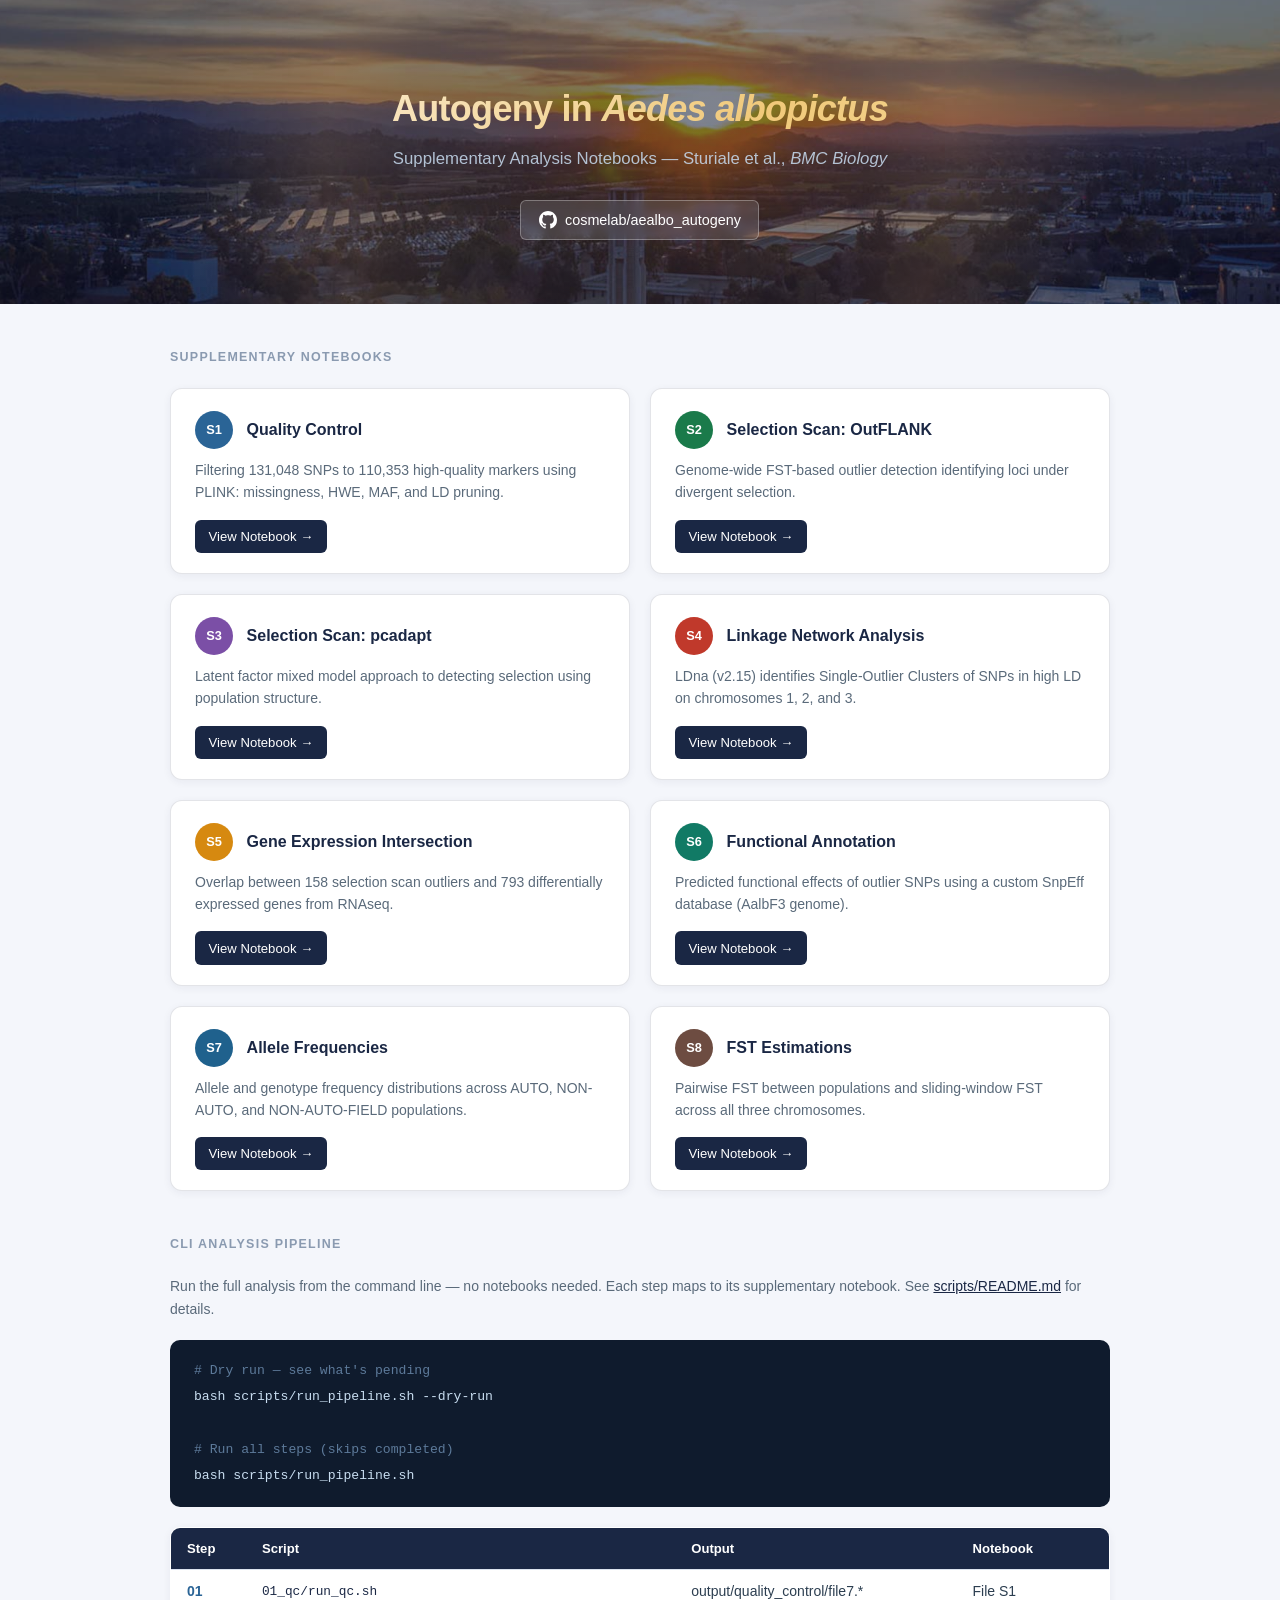
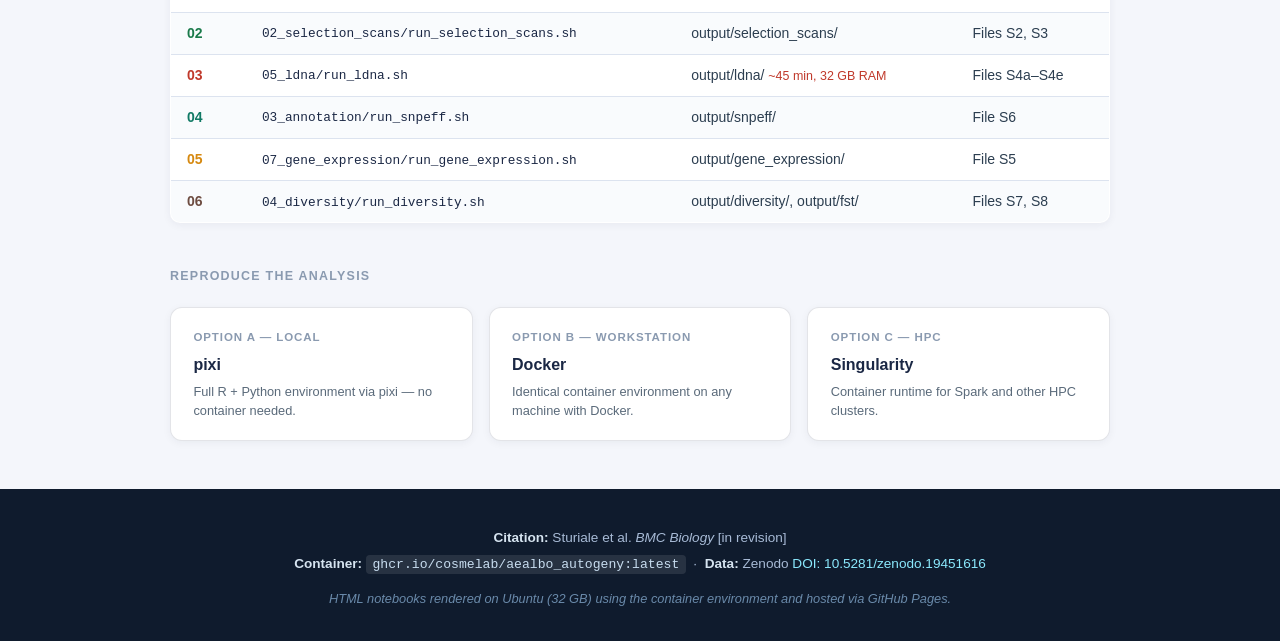
<file: docs/index.html>
<!DOCTYPE html>
<html lang="en">
<head>
  <meta charset="UTF-8">
  <meta name="viewport" content="width=device-width, initial-scale=1.0">
  <title>Autogeny in Aedes albopictus — Sturiale et al.</title>
  <style>
    /* Reset */
    *, *::before, *::after { box-sizing: border-box; margin: 0; padding: 0; }

    body {
      font-family: -apple-system, BlinkMacSystemFont, "Segoe UI", Roboto,
                   "Helvetica Neue", Arial, sans-serif;
      background: #f4f6fb;
      color: #2c3e50;
      line-height: 1.6;
    }

    /* ── Hero ───────────────────────────────────────────────────────── */
    .hero {
      position: relative;
      background: #0e1a33;
      color: #fff;
      padding: 5rem 2rem 4rem;
      text-align: center;
      overflow: hidden;
      isolation: isolate;
    }

    /* UCR sunset photo layer — Ken Burns parallax */
    .hero::before {
      content: '';
      position: absolute;
      inset: 0;
      background-image: url('images/ucr_sunset.jpg');
      background-size: cover;
      background-position: center;
      opacity: 0.45;
      z-index: -2;
      animation: enhanced-parallax 15s ease-in-out infinite alternate;
      transform: scale(1.1);
    }

    @keyframes enhanced-parallax {
      0%   { transform: scale(1.1)  translateY(0px);   background-position: center 35%; }
      50%  { transform: scale(1.15) translateY(-15px); background-position: center 50%; }
      100% { transform: scale(1.2)  translateY(-30px); background-position: center 65%; }
    }

    /* Sun-rays overlay */
    .hero::after {
      content: '';
      position: absolute;
      top: 50%;
      left: 50%;
      width: 120%;
      height: 120%;
      background: radial-gradient(circle at center,
        transparent 0%,
        rgba(255,184,108,0.08) 30%,
        rgba(255,184,108,0.15) 40%,
        transparent 60%);
      transform: translate(-50%, -50%);
      z-index: -1;
      animation: sun-rays 8s ease-in-out infinite;
    }

    @keyframes sun-rays {
      0%, 100% { opacity: 0.3; transform: translate(-50%,-50%) rotate(0deg)   scale(1);   }
      50%       { opacity: 0.6; transform: translate(-50%,-50%) rotate(180deg) scale(1.2); }
    }

    @media (max-width: 768px) {
      .hero::before {
        animation: mobile-zoom 10s ease-in-out infinite alternate !important;
      }
      @keyframes mobile-zoom {
        from { transform: scale(1); }
        to   { transform: scale(1.15); }
      }
    }

    /* Hero content above layers */
    .hero-content { position: relative; z-index: 1; }

    .hero h1 {
      font-size: 2.25rem;
      font-weight: 700;
      letter-spacing: -0.02em;
      margin-bottom: 0.5rem;
      /* gradient text */
      background: linear-gradient(135deg, #ffffff 0%, #f0c97a 60%, #f9e0a8 100%);
      -webkit-background-clip: text;
      -webkit-text-fill-color: transparent;
      background-clip: text;
      text-shadow: none;
    }
    .hero h1 em {
      font-style: italic;
      -webkit-text-fill-color: transparent;
    }
    .hero .subtitle {
      font-size: 1.05rem;
      color: rgba(200,220,240,0.85);
      margin-bottom: 1.75rem;
    }

    /* GitHub badge */
    .repo-badge {
      display: inline-flex;
      align-items: center;
      gap: 0.5rem;
      background: rgba(255,255,255,0.12);
      border: 1px solid rgba(255,255,255,0.3);
      color: #fff;
      text-decoration: none;
      padding: 0.45rem 1.1rem;
      border-radius: 6px;
      font-size: 0.9rem;
      transition: background 0.2s, border-color 0.2s;
      backdrop-filter: blur(4px);
    }
    .repo-badge:hover {
      background: rgba(255,255,255,0.22);
      border-color: rgba(255,255,255,0.5);
    }
    .repo-badge svg { width: 18px; height: 18px; fill: currentColor; }

    /* ── Main ───────────────────────────────────────────────────────── */
    main {
      max-width: 980px;
      margin: 2.75rem auto;
      padding: 0 1.25rem;
    }

    .section-label {
      font-size: 0.78rem;
      font-weight: 700;
      text-transform: uppercase;
      letter-spacing: 0.1em;
      color: #8a9ab0;
      margin-bottom: 1.25rem;
    }

    /* ── Floating cards ─────────────────────────────────────────────── */
    .notebook-grid {
      display: grid;
      grid-template-columns: repeat(2, 1fr);
      gap: 1.25rem;
    }
    @media (max-width: 640px) {
      .notebook-grid { grid-template-columns: 1fr; }
    }

    .card {
      background: #fff;
      border: 1px solid rgba(26,39,68,0.12);
      border-radius: 12px;
      padding: 1.4rem 1.5rem 1.25rem;
      display: flex;
      flex-direction: column;
      gap: 0.6rem;
      transition: all 0.3s ease;
      box-shadow: 0 2px 8px rgba(26,39,68,0.06);
    }
    .card:hover {
      transform: translateY(-3px) scale(1.01);
      box-shadow: 0 0 22px rgba(26,39,68,0.18);
      border-color: rgba(26,39,68,0.28);
    }

    .card-header {
      display: flex;
      align-items: center;
      gap: 0.85rem;
    }
    .badge {
      display: flex;
      align-items: center;
      justify-content: center;
      width: 38px;
      height: 38px;
      border-radius: 50%;
      font-size: 0.8rem;
      font-weight: 700;
      flex-shrink: 0;
      color: #fff;
    }
    .badge-s1 { background: #2a6496; }
    .badge-s2 { background: #1a7a4a; }
    .badge-s3 { background: #7b4fa6; }
    .badge-s4 { background: #c0392b; }
    .badge-s5 { background: #d68910; }
    .badge-s6 { background: #117a65; }
    .badge-s7 { background: #1f618d; }
    .badge-s8 { background: #6d4c41; }

    .card-title {
      font-size: 1rem;
      font-weight: 600;
      color: #1a2744;
    }
    .card-desc {
      font-size: 0.875rem;
      color: #5a6a7a;
      flex: 1;
    }
    .card-link {
      display: inline-block;
      margin-top: 0.4rem;
      padding: 0.38rem 0.85rem;
      background: #1a2744;
      color: #fff;
      text-decoration: none;
      border-radius: 6px;
      font-size: 0.82rem;
      font-weight: 500;
      align-self: flex-start;
      transition: background 0.2s, transform 0.15s;
    }
    .card-link:hover { background: #253a6a; transform: translateX(2px); }

    /* ── CLI block ──────────────────────────────────────────────────── */
    .cli-section { margin-top: 2.75rem; }

    .cli-command {
      font-family: ui-monospace, SFMono-Regular, Menlo, Monaco, Consolas, monospace;
      background: #0f1b2d;
      color: #c8ddf0;
      border-radius: 10px;
      padding: 1.1rem 1.5rem;
      font-size: 0.82rem;
      line-height: 2;
      margin-bottom: 1.25rem;
      overflow-x: auto;
    }
    .cli-command .comment { color: #5d7a9a; }

    .cli-table {
      width: 100%;
      border-collapse: collapse;
      font-size: 0.875rem;
      background: #fff;
      border: 1px solid #dce3ef;
      border-radius: 10px;
      overflow: hidden;
      box-shadow: 0 2px 8px rgba(26,39,68,0.06);
    }
    .cli-table thead tr { background: #1a2744; color: #fff; }
    .cli-table th {
      padding: 0.65rem 1rem;
      text-align: left;
      font-weight: 600;
      font-size: 0.82rem;
    }
    .cli-table tbody tr:nth-child(even) { background: #f9fbfd; }
    .cli-table td {
      padding: 0.55rem 1rem;
      border-top: 1px solid #dce3ef;
      vertical-align: middle;
    }
    .cli-table td:first-child { font-weight: 700; }
    .cli-table td code {
      font-family: ui-monospace, SFMono-Regular, Menlo, Monaco, Consolas, monospace;
      font-size: 0.8rem;
      color: #1a2744;
    }
    .step-01 { color: #2a6496; }
    .step-02 { color: #1a7a4a; }
    .step-03 { color: #c0392b; }
    .step-04 { color: #117a65; }
    .step-05 { color: #d68910; }
    .step-06 { color: #6d4c41; }
    .warn { color: #c0392b; font-size: 0.78rem; }

    /* ── Reproduce pills ────────────────────────────────────────────── */
    .reproduce-section { margin-top: 2.75rem; }

    .pills {
      display: grid;
      grid-template-columns: repeat(3, 1fr);
      gap: 1rem;
    }
    @media (max-width: 580px) { .pills { grid-template-columns: 1fr; } }

    .pill {
      background: #fff;
      border: 1px solid rgba(26,39,68,0.12);
      border-radius: 12px;
      padding: 1.25rem 1.4rem;
      text-decoration: none;
      color: #1a2744;
      display: flex;
      flex-direction: column;
      gap: 0.35rem;
      transition: all 0.3s ease;
      box-shadow: 0 2px 8px rgba(26,39,68,0.05);
    }
    .pill:hover {
      transform: translateY(-3px) scale(1.02);
      box-shadow: 0 0 18px rgba(26,39,68,0.15);
      border-color: rgba(26,39,68,0.3);
    }
    .pill-label {
      font-size: 0.72rem;
      font-weight: 700;
      text-transform: uppercase;
      letter-spacing: 0.08em;
      color: #8a9ab0;
    }
    .pill-name {
      font-size: 1rem;
      font-weight: 700;
      color: #1a2744;
    }
    .pill-desc {
      font-size: 0.8rem;
      color: #5a6a7a;
      line-height: 1.45;
    }

    /* ── Footer ─────────────────────────────────────────────────────── */
    footer {
      background: #0f1b2d;
      color: #a8bbd6;
      padding: 2.25rem 2rem;
      margin-top: 3rem;
      font-size: 0.85rem;
      text-align: center;
      line-height: 1.9;
    }
    footer strong { color: #d6e4f0; }
    footer code {
      background: rgba(255,255,255,0.1);
      padding: 0.15em 0.5em;
      border-radius: 4px;
      font-size: 0.82rem;
      color: #c8ddf0;
      font-family: ui-monospace, SFMono-Regular, Menlo, Monaco, Consolas, monospace;
    }
    footer .footer-note {
      margin-top: 0.6rem;
      font-style: italic;
      color: #6a8aaa;
      font-size: 0.8rem;
    }
    footer a { color: #7ab0d8; text-decoration: none; }
    footer a:hover { color: #a8cceb; }
  </style>
</head>
<body>

<!-- ── Hero ─────────────────────────────────────────────────────────── -->
<header class="hero">
  <div class="hero-content">
    <h1>Autogeny in <em>Aedes albopictus</em></h1>
    <p class="subtitle">Supplementary Analysis Notebooks &mdash; Sturiale et al., <em>BMC Biology</em></p>
    <a class="repo-badge"
       href="https://github.com/cosmelab/aealbo_autogeny"
       target="_blank" rel="noopener">
      <svg viewBox="0 0 16 16" aria-hidden="true">
        <path d="M8 0C3.58 0 0 3.58 0 8c0 3.54 2.29 6.53 5.47 7.59.4.07.55-.17.55-.38
                 0-.19-.01-.82-.01-1.49-2.01.37-2.53-.49-2.69-.94-.09-.23-.48-.94-.82-1.13
                 -.28-.15-.68-.52-.01-.53.63-.01 1.08.58 1.23.82.72 1.21 1.87.87 2.33.66
                 .07-.52.28-.87.51-1.07-1.78-.2-3.64-.89-3.64-3.95
                 0-.87.31-1.59.82-2.15-.08-.2-.36-1.02.08-2.12
                 0 0 .67-.21 2.2.82.64-.18 1.32-.27 2-.27.68 0 1.36.09 2 .27
                 1.53-1.04 2.2-.82 2.2-.82.44 1.1.16 1.92.08 2.12
                 .51.56.82 1.27.82 2.15 0 3.07-1.87 3.75-3.65 3.95
                 .29.25.54.73.54 1.48 0 1.07-.01 1.93-.01 2.2
                 0 .21.15.46.55.38A8.013 8.013 0 0016 8c0-4.42-3.58-8-8-8z"/>
      </svg>
      cosmelab/aealbo_autogeny
    </a>
  </div>
</header>

<!-- ── Main ──────────────────────────────────────────────────────────── -->
<main>

  <!-- Supplementary Notebooks -->
  <p class="section-label">Supplementary Notebooks</p>
  <div class="notebook-grid">

    <div class="card">
      <div class="card-header">
        <span class="badge badge-s1">S1</span>
        <span class="card-title">Quality Control</span>
      </div>
      <p class="card-desc">Filtering 131,048 SNPs to 110,353 high-quality markers using PLINK: missingness, HWE, MAF, and LD pruning.</p>
      <a class="card-link" href="html/File_S1.Quality_control.html">View Notebook &rarr;</a>
    </div>

    <div class="card">
      <div class="card-header">
        <span class="badge badge-s2">S2</span>
        <span class="card-title">Selection Scan: OutFLANK</span>
      </div>
      <p class="card-desc">Genome-wide FST-based outlier detection identifying loci under divergent selection.</p>
      <a class="card-link" href="html/File_S2_OutFlank.html">View Notebook &rarr;</a>
    </div>

    <div class="card">
      <div class="card-header">
        <span class="badge badge-s3">S3</span>
        <span class="card-title">Selection Scan: pcadapt</span>
      </div>
      <p class="card-desc">Latent factor mixed model approach to detecting selection using population structure.</p>
      <a class="card-link" href="html/File_S3.pcadapt.html">View Notebook &rarr;</a>
    </div>

    <div class="card">
      <div class="card-header">
        <span class="badge badge-s4">S4</span>
        <span class="card-title">Linkage Network Analysis</span>
      </div>
      <p class="card-desc">LDna (v2.15) identifies Single-Outlier Clusters of SNPs in high LD on chromosomes 1, 2, and 3.</p>
      <a class="card-link" href="html/File_S4.Linkage_network_analysis.html">View Notebook &rarr;</a>
    </div>

    <div class="card">
      <div class="card-header">
        <span class="badge badge-s5">S5</span>
        <span class="card-title">Gene Expression Intersection</span>
      </div>
      <p class="card-desc">Overlap between 158 selection scan outliers and 793 differentially expressed genes from RNAseq.</p>
      <a class="card-link" href="html/File_S5.Intersection_gene_expression_SNPs.html">View Notebook &rarr;</a>
    </div>

    <div class="card">
      <div class="card-header">
        <span class="badge badge-s6">S6</span>
        <span class="card-title">Functional Annotation</span>
      </div>
      <p class="card-desc">Predicted functional effects of outlier SNPs using a custom SnpEff database (AalbF3 genome).</p>
      <a class="card-link" href="html/File_S6.SNPs_functional_annotation.html">View Notebook &rarr;</a>
    </div>

    <div class="card">
      <div class="card-header">
        <span class="badge badge-s7">S7</span>
        <span class="card-title">Allele Frequencies</span>
      </div>
      <p class="card-desc">Allele and genotype frequency distributions across AUTO, NON-AUTO, and NON-AUTO-FIELD populations.</p>
      <a class="card-link" href="html/File_S7.Frequencies.html">View Notebook &rarr;</a>
    </div>

    <div class="card">
      <div class="card-header">
        <span class="badge badge-s8">S8</span>
        <span class="card-title">FST Estimations</span>
      </div>
      <p class="card-desc">Pairwise FST between populations and sliding-window FST across all three chromosomes.</p>
      <a class="card-link" href="html/File_S8.Fst.html">View Notebook &rarr;</a>
    </div>

  </div>

  <!-- CLI Pipeline -->
  <div class="cli-section">
    <p class="section-label">CLI Analysis Pipeline</p>
    <p style="font-size:0.875rem; color:#5a6a7a; margin-bottom:1.25rem;">
      Run the full analysis from the command line — no notebooks needed.
      Each step maps to its supplementary notebook.
      See <a href="https://github.com/cosmelab/aealbo_autogeny/blob/main/scripts/README.md"
              style="color:#1a2744; font-weight:500;">scripts/README.md</a> for details.
    </p>
    <div class="cli-command">
      <span class="comment"># Dry run — see what's pending</span><br>
      bash scripts/run_pipeline.sh --dry-run<br>
      <br>
      <span class="comment"># Run all steps (skips completed)</span><br>
      bash scripts/run_pipeline.sh
    </div>

    <table class="cli-table">
      <thead>
        <tr>
          <th>Step</th>
          <th>Script</th>
          <th>Output</th>
          <th>Notebook</th>
        </tr>
      </thead>
      <tbody>
        <tr>
          <td class="step-01">01</td>
          <td><code>01_qc/run_qc.sh</code></td>
          <td>output/quality_control/file7.*</td>
          <td>File S1</td>
        </tr>
        <tr>
          <td class="step-02">02</td>
          <td><code>02_selection_scans/run_selection_scans.sh</code></td>
          <td>output/selection_scans/</td>
          <td>Files S2, S3</td>
        </tr>
        <tr>
          <td class="step-03">03</td>
          <td><code>05_ldna/run_ldna.sh</code></td>
          <td>output/ldna/ <span class="warn">~45 min, 32 GB RAM</span></td>
          <td>Files S4a–S4e</td>
        </tr>
        <tr>
          <td class="step-04">04</td>
          <td><code>03_annotation/run_snpeff.sh</code></td>
          <td>output/snpeff/</td>
          <td>File S6</td>
        </tr>
        <tr>
          <td class="step-05">05</td>
          <td><code>07_gene_expression/run_gene_expression.sh</code></td>
          <td>output/gene_expression/</td>
          <td>File S5</td>
        </tr>
        <tr>
          <td class="step-06">06</td>
          <td><code>04_diversity/run_diversity.sh</code></td>
          <td>output/diversity/, output/fst/</td>
          <td>Files S7, S8</td>
        </tr>
      </tbody>
    </table>
  </div>

  <!-- Reproduce -->
  <div class="reproduce-section">
    <p class="section-label">Reproduce the Analysis</p>
    <div class="pills">
      <a class="pill" href="https://github.com/cosmelab/aealbo_autogeny#option-a--pixi-local-no-container"
         target="_blank" rel="noopener">
        <span class="pill-label">Option A &mdash; Local</span>
        <span class="pill-name">pixi</span>
        <span class="pill-desc">Full R + Python environment via pixi — no container needed.</span>
      </a>
      <a class="pill" href="https://github.com/cosmelab/aealbo_autogeny#option-b--docker-local-workstation"
         target="_blank" rel="noopener">
        <span class="pill-label">Option B &mdash; Workstation</span>
        <span class="pill-name">Docker</span>
        <span class="pill-desc">Identical container environment on any machine with Docker.</span>
      </a>
      <a class="pill" href="https://github.com/cosmelab/aealbo_autogeny#option-c--singularity-hpc--spark"
         target="_blank" rel="noopener">
        <span class="pill-label">Option C &mdash; HPC</span>
        <span class="pill-name">Singularity</span>
        <span class="pill-desc">Container runtime for Spark and other HPC clusters.</span>
      </a>
    </div>
  </div>

</main>

<!-- ── Footer ────────────────────────────────────────────────────────── -->
<footer>
  <p>
    <strong>Citation:</strong> Sturiale et al. <em>BMC Biology</em> [in revision]
  </p>
  <p>
    <strong>Container:</strong> <code>ghcr.io/cosmelab/aealbo_autogeny:latest</code>
    &nbsp;&middot;&nbsp;
    <strong>Data:</strong> Zenodo <a href="https://zenodo.org/records/19451616" style="color:#8be9fd;">DOI: 10.5281/zenodo.19451616</a>
  </p>
  <p class="footer-note">
    HTML notebooks rendered on Ubuntu (32 GB) using the container environment
    and hosted via GitHub Pages.
  </p>
</footer>

<!--
  UCR sunset hero image: copy from Spark before committing
    scp spark:~/projects/cosmelab-portal/static/images/backgrounds/background_home_header.jpg \
        docs/images/ucr_sunset.jpg
-->

</body>
</html>
</file>
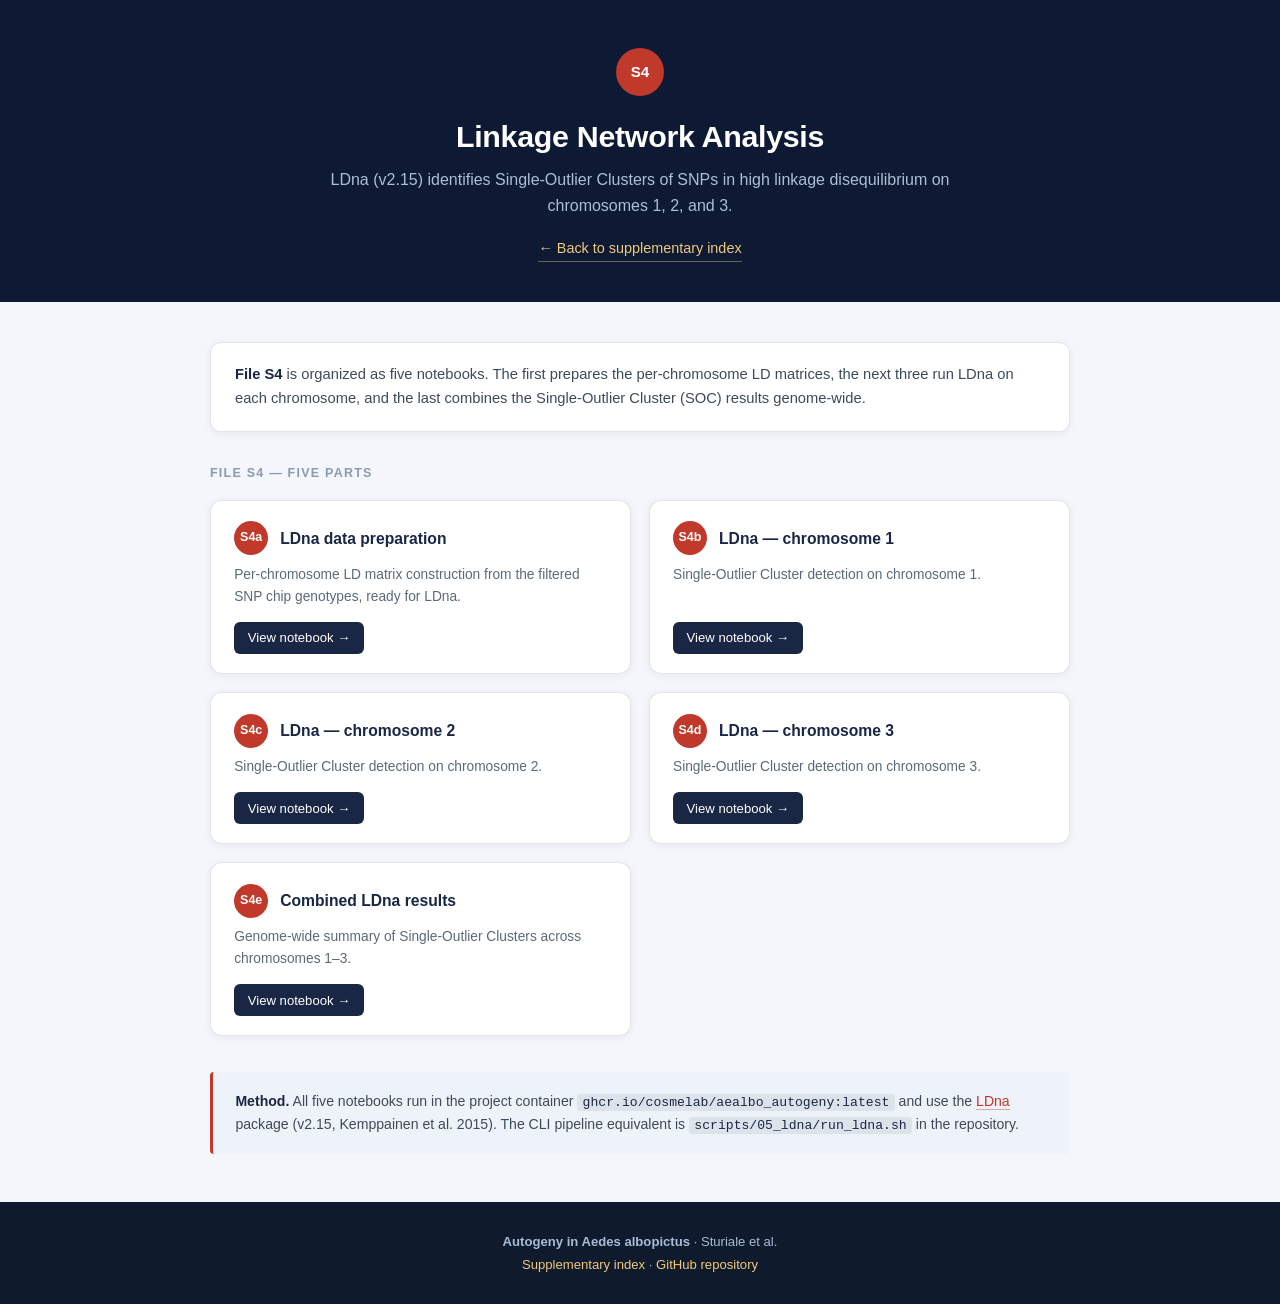
<file: docs/html/File_S4.Linkage_network_analysis.html>
<!DOCTYPE html>
<html lang="en">
<head>
  <meta charset="UTF-8">
  <meta name="viewport" content="width=device-width, initial-scale=1.0">
  <title>File S4 — Linkage Network Analysis (LDna)</title>
  <style>
    *, *::before, *::after { box-sizing: border-box; margin: 0; padding: 0; }

    body {
      font-family: -apple-system, BlinkMacSystemFont, "Segoe UI", Roboto,
                   "Helvetica Neue", Arial, sans-serif;
      background: #f4f6fb;
      color: #2c3e50;
      line-height: 1.6;
    }

    header {
      background: #0e1a33;
      color: #fff;
      padding: 3rem 2rem 2.5rem;
      text-align: center;
    }
    header .badge-hero {
      display: inline-flex;
      align-items: center;
      justify-content: center;
      width: 48px;
      height: 48px;
      border-radius: 50%;
      background: #c0392b;
      color: #fff;
      font-weight: 700;
      font-size: 0.95rem;
      margin-bottom: 1rem;
    }
    header h1 {
      font-size: 1.9rem;
      font-weight: 700;
      letter-spacing: -0.01em;
      margin-bottom: 0.4rem;
      color: #fff;
    }
    header .subtitle {
      font-size: 1rem;
      color: rgba(200, 220, 240, 0.85);
      max-width: 720px;
      margin: 0.25rem auto 0;
    }
    header .back {
      display: inline-block;
      margin-top: 1.2rem;
      color: #f0c97a;
      text-decoration: none;
      font-size: 0.9rem;
      border-bottom: 1px solid rgba(240, 201, 122, 0.4);
      padding-bottom: 1px;
    }
    header .back:hover { color: #f9e0a8; border-color: #f9e0a8; }

    main {
      max-width: 900px;
      margin: 2.5rem auto;
      padding: 0 1.25rem;
    }

    .intro {
      background: #fff;
      border: 1px solid rgba(26, 39, 68, 0.12);
      border-radius: 10px;
      padding: 1.25rem 1.5rem;
      margin-bottom: 2rem;
      font-size: 0.92rem;
      color: #3d4a5c;
      box-shadow: 0 2px 8px rgba(26, 39, 68, 0.06);
    }
    .intro strong { color: #1a2744; }

    .section-label {
      font-size: 0.78rem;
      font-weight: 700;
      text-transform: uppercase;
      letter-spacing: 0.1em;
      color: #8a9ab0;
      margin-bottom: 1rem;
    }

    .parts-grid {
      display: grid;
      grid-template-columns: repeat(2, 1fr);
      gap: 1.1rem;
    }
    @media (max-width: 640px) {
      .parts-grid { grid-template-columns: 1fr; }
    }

    .card {
      background: #fff;
      border: 1px solid rgba(26, 39, 68, 0.12);
      border-radius: 12px;
      padding: 1.3rem 1.45rem 1.2rem;
      display: flex;
      flex-direction: column;
      gap: 0.55rem;
      transition: all 0.25s ease;
      box-shadow: 0 2px 8px rgba(26, 39, 68, 0.06);
    }
    .card:hover {
      transform: translateY(-2px);
      box-shadow: 0 0 20px rgba(26, 39, 68, 0.16);
      border-color: rgba(26, 39, 68, 0.28);
    }
    .card-header {
      display: flex;
      align-items: center;
      gap: 0.75rem;
    }
    .sub-badge {
      display: flex;
      align-items: center;
      justify-content: center;
      width: 34px;
      height: 34px;
      border-radius: 50%;
      background: #c0392b;
      color: #fff;
      font-size: 0.78rem;
      font-weight: 700;
      flex-shrink: 0;
    }
    .card-title {
      font-size: 0.98rem;
      font-weight: 600;
      color: #1a2744;
    }
    .card-desc {
      font-size: 0.86rem;
      color: #5a6a7a;
      flex: 1;
    }
    .card-link {
      display: inline-block;
      margin-top: 0.3rem;
      padding: 0.35rem 0.85rem;
      background: #1a2744;
      color: #fff;
      text-decoration: none;
      border-radius: 6px;
      font-size: 0.82rem;
      font-weight: 500;
      align-self: flex-start;
      transition: background 0.2s, transform 0.15s;
    }
    .card-link:hover { background: #253a6a; transform: translateX(2px); }

    .method-note {
      margin-top: 2.25rem;
      padding: 1.1rem 1.4rem;
      background: #eef3f9;
      border-left: 3px solid #c0392b;
      border-radius: 4px;
      font-size: 0.88rem;
      color: #3d4a5c;
    }
    .method-note strong { color: #1a2744; }
    .method-note code {
      background: rgba(26, 39, 68, 0.08);
      padding: 0.08em 0.4em;
      border-radius: 3px;
      font-family: ui-monospace, SFMono-Regular, Menlo, Monaco, Consolas, monospace;
      font-size: 0.82rem;
      color: #1a2744;
    }

    footer {
      background: #0f1b2d;
      color: #a8bbd6;
      padding: 1.75rem 2rem;
      margin-top: 3rem;
      font-size: 0.82rem;
      text-align: center;
      line-height: 1.8;
    }
    footer a { color: #f0c97a; text-decoration: none; }
    footer a:hover { text-decoration: underline; }
  </style>
</head>
<body>
  <header>
    <div class="badge-hero">S4</div>
    <h1>Linkage Network Analysis</h1>
    <p class="subtitle">
      LDna (v2.15) identifies Single-Outlier Clusters of SNPs in high linkage
      disequilibrium on chromosomes 1, 2, and 3.
    </p>
    <a class="back" href="../index.html">&larr; Back to supplementary index</a>
  </header>

  <main>
    <div class="intro">
      <strong>File S4</strong> is organized as five notebooks. The first prepares the
      per-chromosome LD matrices, the next three run LDna on each chromosome, and
      the last combines the Single-Outlier Cluster (SOC) results genome-wide.
    </div>

    <p class="section-label">File S4 &mdash; five parts</p>

    <div class="parts-grid">
      <div class="card">
        <div class="card-header">
          <span class="sub-badge">S4a</span>
          <span class="card-title">LDna data preparation</span>
        </div>
        <p class="card-desc">
          Per-chromosome LD matrix construction from the filtered SNP chip
          genotypes, ready for LDna.
        </p>
        <a class="card-link" href="File_S4a.LDna_data_prep.html">View notebook &rarr;</a>
      </div>

      <div class="card">
        <div class="card-header">
          <span class="sub-badge">S4b</span>
          <span class="card-title">LDna &mdash; chromosome 1</span>
        </div>
        <p class="card-desc">
          Single-Outlier Cluster detection on chromosome 1.
        </p>
        <a class="card-link" href="File_S4b.LDna_chr1.html">View notebook &rarr;</a>
      </div>

      <div class="card">
        <div class="card-header">
          <span class="sub-badge">S4c</span>
          <span class="card-title">LDna &mdash; chromosome 2</span>
        </div>
        <p class="card-desc">
          Single-Outlier Cluster detection on chromosome 2.
        </p>
        <a class="card-link" href="File_S4c.LDna_chr2.html">View notebook &rarr;</a>
      </div>

      <div class="card">
        <div class="card-header">
          <span class="sub-badge">S4d</span>
          <span class="card-title">LDna &mdash; chromosome 3</span>
        </div>
        <p class="card-desc">
          Single-Outlier Cluster detection on chromosome 3.
        </p>
        <a class="card-link" href="File_S4d.LDna_chr3.html">View notebook &rarr;</a>
      </div>

      <div class="card">
        <div class="card-header">
          <span class="sub-badge">S4e</span>
          <span class="card-title">Combined LDna results</span>
        </div>
        <p class="card-desc">
          Genome-wide summary of Single-Outlier Clusters across chromosomes
          1&ndash;3.
        </p>
        <a class="card-link" href="File_S4e.LDna_combined.html">View notebook &rarr;</a>
      </div>
    </div>

    <div class="method-note">
      <strong>Method.</strong> All five notebooks run in the project container
      <code>ghcr.io/cosmelab/aealbo_autogeny:latest</code> and use the
      <a href="https://github.com/petrikemppainen/LDna" style="color:#c0392b; text-decoration:none; border-bottom:1px solid rgba(192,57,43,0.4);">LDna</a>
      package (v2.15, Kemppainen et al. 2015). The CLI pipeline equivalent is
      <code>scripts/05_ldna/run_ldna.sh</code> in the repository.
    </div>
  </main>

  <footer>
    <strong>Autogeny in Aedes albopictus</strong> &middot; Sturiale et al.<br>
    <a href="../index.html">Supplementary index</a> &middot;
    <a href="https://github.com/cosmelab/aealbo_autogeny">GitHub repository</a>
  </footer>
</body>
</html>
</file>
